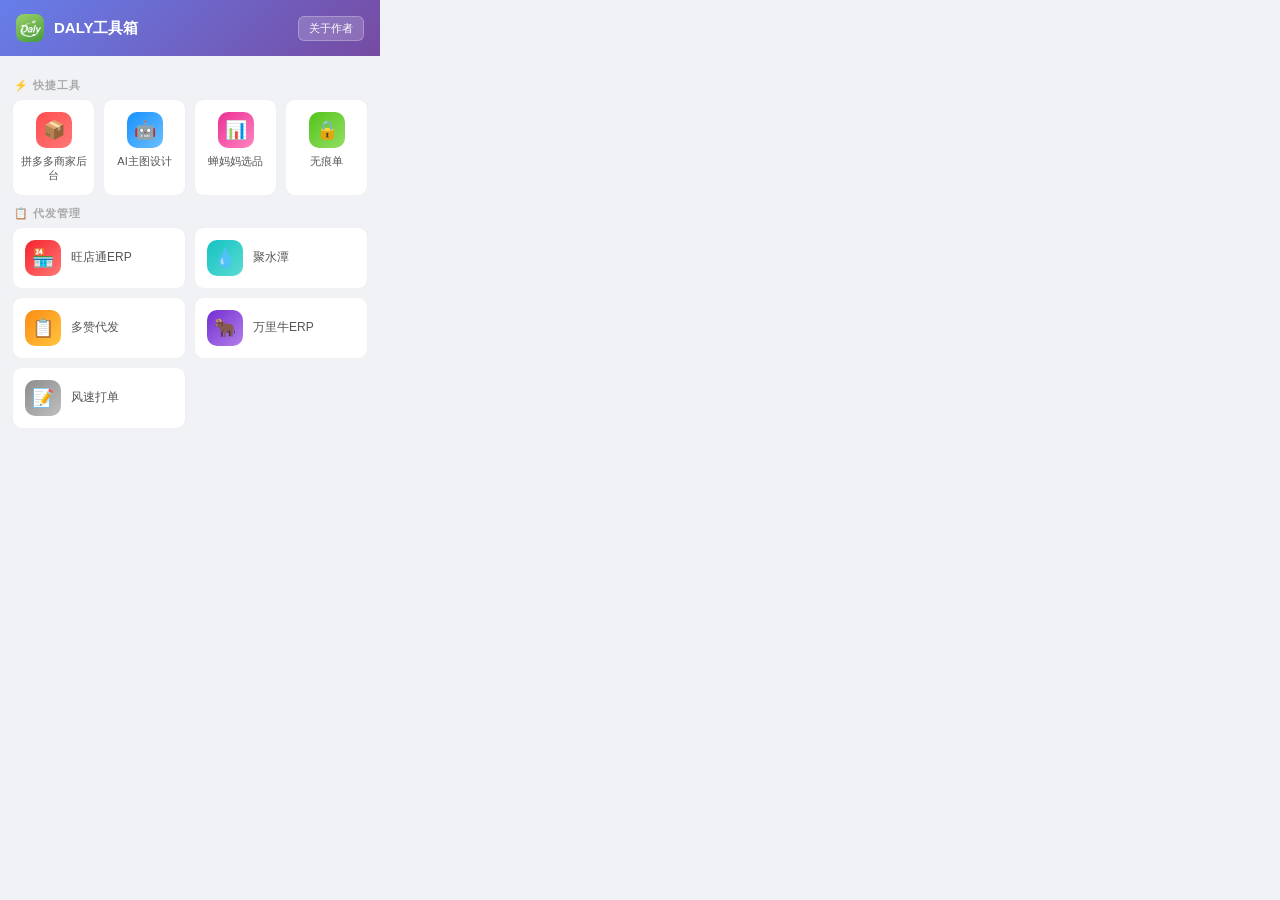
<file: index.html>
<!DOCTYPE html>
<html lang="zh-CN">
<head>
  <meta charset="UTF-8">
  <meta name="viewport" content="width=device-width, initial-scale=1.0">
  <title>DALY工具箱</title>
  <style>
    * { margin: 0; padding: 0; box-sizing: border-box; }
    body {
      font-family: -apple-system, BlinkMacSystemFont, "Segoe UI", "PingFang SC", "Hiragino Sans GB", "Microsoft YaHei", sans-serif;
      width: 380px;
      min-height: 400px;
      background: #f0f2f5;
      color: #333;
    }

    /* ===== Header ===== */
    .header {
      background: linear-gradient(135deg, #667eea 0%, #764ba2 100%);
      padding: 14px 16px;
      display: flex;
      align-items: center;
      gap: 10px;
    }
    .header .logo {
      width: 28px;
      height: 28px;
      border-radius: 8px;
    }
    .header h1 {
      color: #fff;
      font-size: 15px;
      font-weight: 600;
      flex: 1;
    }
    .header .about-btn {
      background: rgba(255,255,255,0.18);
      color: #fff;
      border: 1px solid rgba(255,255,255,0.25);
      padding: 4px 10px;
      border-radius: 6px;
      font-size: 11px;
      cursor: pointer;
      transition: all 0.2s;
    }
    .header .about-btn:hover { background: rgba(255,255,255,0.28); }

    /* ===== Content ===== */
    .content { padding: 12px; }

    /* Section 标题 */
    .section-title {
      font-size: 11px;
      color: #aaa;
      text-transform: uppercase;
      letter-spacing: 1px;
      padding: 8px 2px 6px;
      margin-top: 2px;
      font-weight: 600;
    }

    /* ===== Grid Cards (4列小卡片) ===== */
    .grid {
      display: grid;
      grid-template-columns: repeat(4, 1fr);
      gap: 8px;
    }
    .card {
      background: #fff;
      border-radius: 10px;
      padding: 12px 6px;
      text-align: center;
      text-decoration: none;
      color: #333;
      transition: all 0.2s;
      cursor: pointer;
      border: 1px solid #f0f0f0;
      display: block;
    }
    .card:hover {
      transform: translateY(-2px);
      box-shadow: 0 4px 16px rgba(102,126,234,0.15);
      border-color: #c9c3ff;
    }
    .card-icon {
      width: 36px;
      height: 36px;
      margin: 0 auto 6px;
      border-radius: 10px;
      display: flex;
      align-items: center;
      justify-content: center;
      font-size: 18px;
    }
    .card-title {
      font-size: 11px;
      line-height: 1.3;
      word-break: break-all;
      color: #555;
      font-weight: 500;
    }

    /* Icon 背景色 */
    .icon-pdd { background: linear-gradient(135deg, #FF4D4F, #FF7875); }
    .icon-ai { background: linear-gradient(135deg, #1890ff, #69c0ff); }
    .icon-chanmama { background: linear-gradient(135deg, #eb2f96, #ff85c0); }
    .icon-wuhen { background: linear-gradient(135deg, #52c41a, #95de64); }
    .icon-wangdian { background: linear-gradient(135deg, #f5222d, #ff7875); }
    .icon-jushuitan { background: linear-gradient(135deg, #13c2c2, #5cdbd3); }
    .icon-duozan { background: linear-gradient(135deg, #fa8c16, #ffc53d); }
    .icon-wanli { background: linear-gradient(135deg, #722ed1, #b37feb); }
    .icon-fengsu { background: linear-gradient(135deg, #8c8c8c, #bfbfbf); }

    /* ===== 代发管理（2列宽卡片）===== */
    .grid-wide {
      display: grid;
      grid-template-columns: 1fr 1fr;
      gap: 8px;
    }
    .grid-wide .card {
      padding: 12px;
      display: flex;
      align-items: center;
      gap: 10px;
      text-align: left;
    }
    .grid-wide .card-icon {
      width: 36px;
      height: 36px;
      margin: 0;
      flex-shrink: 0;
    }
    .grid-wide .card-title { font-size: 12px; }

    /* ===== 无痕单区域 ===== */
    .panel-hidden { display: none; }
    .panel-wuhen { padding-top: 4px; }
    .wuhen-header {
      display: flex;
      align-items: center;
      gap: 8px;
      margin-bottom: 12px;
    }
    .back-btn {
      background: #f0f0f0;
      border: none;
      padding: 5px 12px;
      border-radius: 6px;
      font-size: 12px;
      cursor: pointer;
      color: #666;
      transition: all 0.15s;
    }
    .back-btn:hover { background: #e0e0e0; }
    .wuhen-header h3 { font-size: 14px; font-weight: 600; flex: 1; }

    .input-group { margin-bottom: 10px; }
    .input-group label {
      display: block;
      font-size: 12px;
      color: #888;
      margin-bottom: 4px;
      font-weight: 500;
    }
    .input-group input {
      width: 100%;
      padding: 9px 10px;
      border: 1.5px solid #e8e8e8;
      border-radius: 8px;
      font-size: 13px;
      outline: none;
      transition: border-color 0.2s;
      background: #fafafa;
    }
    .input-group input:focus { border-color: #667eea; background: #fff; box-shadow: 0 0 0 3px rgba(102,126,234,0.08); }
    .generate-btn {
      width: 100%;
      padding: 11px;
      background: linear-gradient(135deg, #667eea, #764ba2);
      color: #fff;
      border: none;
      border-radius: 10px;
      font-size: 14px;
      font-weight: 600;
      cursor: pointer;
      margin-bottom: 12px;
      transition: all 0.2s;
    }
    .generate-btn:hover { opacity: 0.9; transform: translateY(-1px); box-shadow: 0 4px 12px rgba(102,126,234,0.3); }
    .result-card {
      background: #fff;
      border-radius: 12px;
      padding: 16px;
      text-align: center;
      border: 1px solid #f0f0f0;
    }
    .result-card h4 { font-size: 13px; margin-bottom: 10px; color: #555; }
    .qr-container { margin: 8px auto; width: 180px; height: 180px; }
    .qr-container canvas, .qr-container img { max-width: 100% !important; border-radius: 8px; }
    .result-card small { color: #bbb; font-size: 11px; }

    /* ===== 关于页面 ===== */
    .about-container { padding-top: 4px; }
    .about-body { text-align: center; }
    .about-info {
      background: #fff;
      border-radius: 12px;
      padding: 20px;
      margin-bottom: 12px;
      border: 1px solid #f0f0f0;
    }
    .about-info p { font-size: 15px; color: #333; font-weight: 500; }
    .qr-section { display: grid; grid-template-columns: 1fr 1fr; gap: 10px; }
    .qr-card {
      background: #fff;
      border-radius: 12px;
      padding: 12px 8px;
      text-align: center;
      border: 1px solid #f0f0f0;
    }
    .qr-card h4 { font-size: 12px; margin-bottom: 8px; color: #555; }
    .qr-card img { width: 100%; border-radius: 6px; }
  </style>
</head>
<body>

  <!-- Header -->
  <div class="header">
    <img src="./icons/daly.png" alt="DALY" class="logo">
    <h1>DALY工具箱</h1>
    <button class="about-btn" id="aboutBtn">关于作者</button>
  </div>

  <!-- 主内容区（无Tab，全部平铺） -->
  <div class="content">

    <!-- 快捷工具 -->
    <div class="section-title">⚡ 快捷工具</div>
    <div class="grid">
      <a href="https://mms.pinduoduo.com/" target="_blank" class="card">
        <div class="card-icon icon-pdd">📦</div>
        <div class="card-title">拼多多商家后台</div>
      </a>
      <a href="https://chatgpt.com/" target="_blank" class="card">
        <div class="card-icon icon-ai">🤖</div>
        <div class="card-title">AI主图设计</div>
      </a>
      <a href="https://www.chanmama.com/promotionRank/" target="_blank" class="card">
        <div class="card-icon icon-chanmama">📊</div>
        <div class="card-title">蝉妈妈选品</div>
      </a>
      <div class="card card-btn" id="wuhenBtn">
        <div class="card-icon icon-wuhen">🔒</div>
        <div class="card-title">无痕单</div>
      </div>
    </div>

    <!-- 代发管理 -->
    <div class="section-title">📋 代发管理</div>
    <div class="grid-wide">
      <a href="https://erp.huice.com/#/app/order/fenxiao/pending-order" target="_blank" class="card">
        <div class="card-icon icon-wangdian">🏪</div>
        <div class="card-title">旺店通ERP</div>
      </a>
      <a href="https://gyl.scm121.com/channel/my/order/tower/distribute" target="_blank" class="card">
        <div class="card-icon icon-jushuitan">💧</div>
        <div class="card-title">聚水潭</div>
      </a>
      <a href="https://easyfx.duozan.com/#/bill/proxy" target="_blank" class="card">
        <div class="card-icon icon-duozan">📋</div>
        <div class="card-title">多赞代发</div>
      </a>
      <a href="https://erp.hupun.com/frame/e_drp_d_64" target="_blank" class="card">
        <div class="card-icon icon-wanli">🐂</div>
        <div class="card-title">万里牛ERP</div>
      </a>
      <a href="https://biaoqian.fengsutb.com/distribution/pushmanagement/unpushunship" target="_blank" class="card">
        <div class="card-icon icon-fengsu">📝</div>
        <div class="card-title">风速打单</div>
      </a>
    </div>

  </div>

  <!-- 无痕单子面板（默认隐藏） -->
  <div id="wuhen" class="panel-hidden panel-wuhen">
    <div class="content">
      <div class="wuhen-header">
        <button class="back-btn" id="backFromWuhen">← 返回</button>
        <h3>智能无痕单生成</h3>
      </div>
      <div class="input-group">
        <label>商品SKU ID</label>
        <input type="text" id="skuId" placeholder="输入商品SKU ID">
      </div>
      <div class="input-group">
        <label>商品ID</label>
        <input type="text" id="goodsId" placeholder="输入商品ID">
      </div>
      <div class="input-group">
        <label>购买数量</label>
        <input type="number" id="quantity" value="1" min="1">
      </div>
      <button class="generate-btn" id="generateBtn">⚡ 立即生成</button>
      <div class="result-card">
        <h4>📲 扫码下单</h4>
        <div id="qrcode" class="qr-container"></div>
        <small>手机扫码直接购买</small>
      </div>
    </div>
  </div>

  <!-- 关于作者子面板（默认隐藏） -->
  <div id="about" class="panel-hidden about-container">
    <div class="content">
      <div class="wuhen-header">
        <button class="back-btn" id="backFromAbout">← 返回</button>
        <h3>关于作者</h3>
      </div>
      <div class="about-body">
        <div class="about-info">
          <p>微信：-liudali</p>
        </div>
        <div class="qr-section">
          <div class="qr-card">
            <h4>📱 微信二维码</h4>
            <img src="./icons/wechat-qr.png" alt="微信二维码">
          </div>
          <div class="qr-card">
            <h4>💰 赞赏码</h4>
            <img src="./icons/zanshang.png" alt="赞赏码">
          </div>
        </div>
      </div>
    </div>
  </div>

  <script src="./qrcode.min.js"></script>
  <script src="script.js"></script>
</body>
</html>
</file>
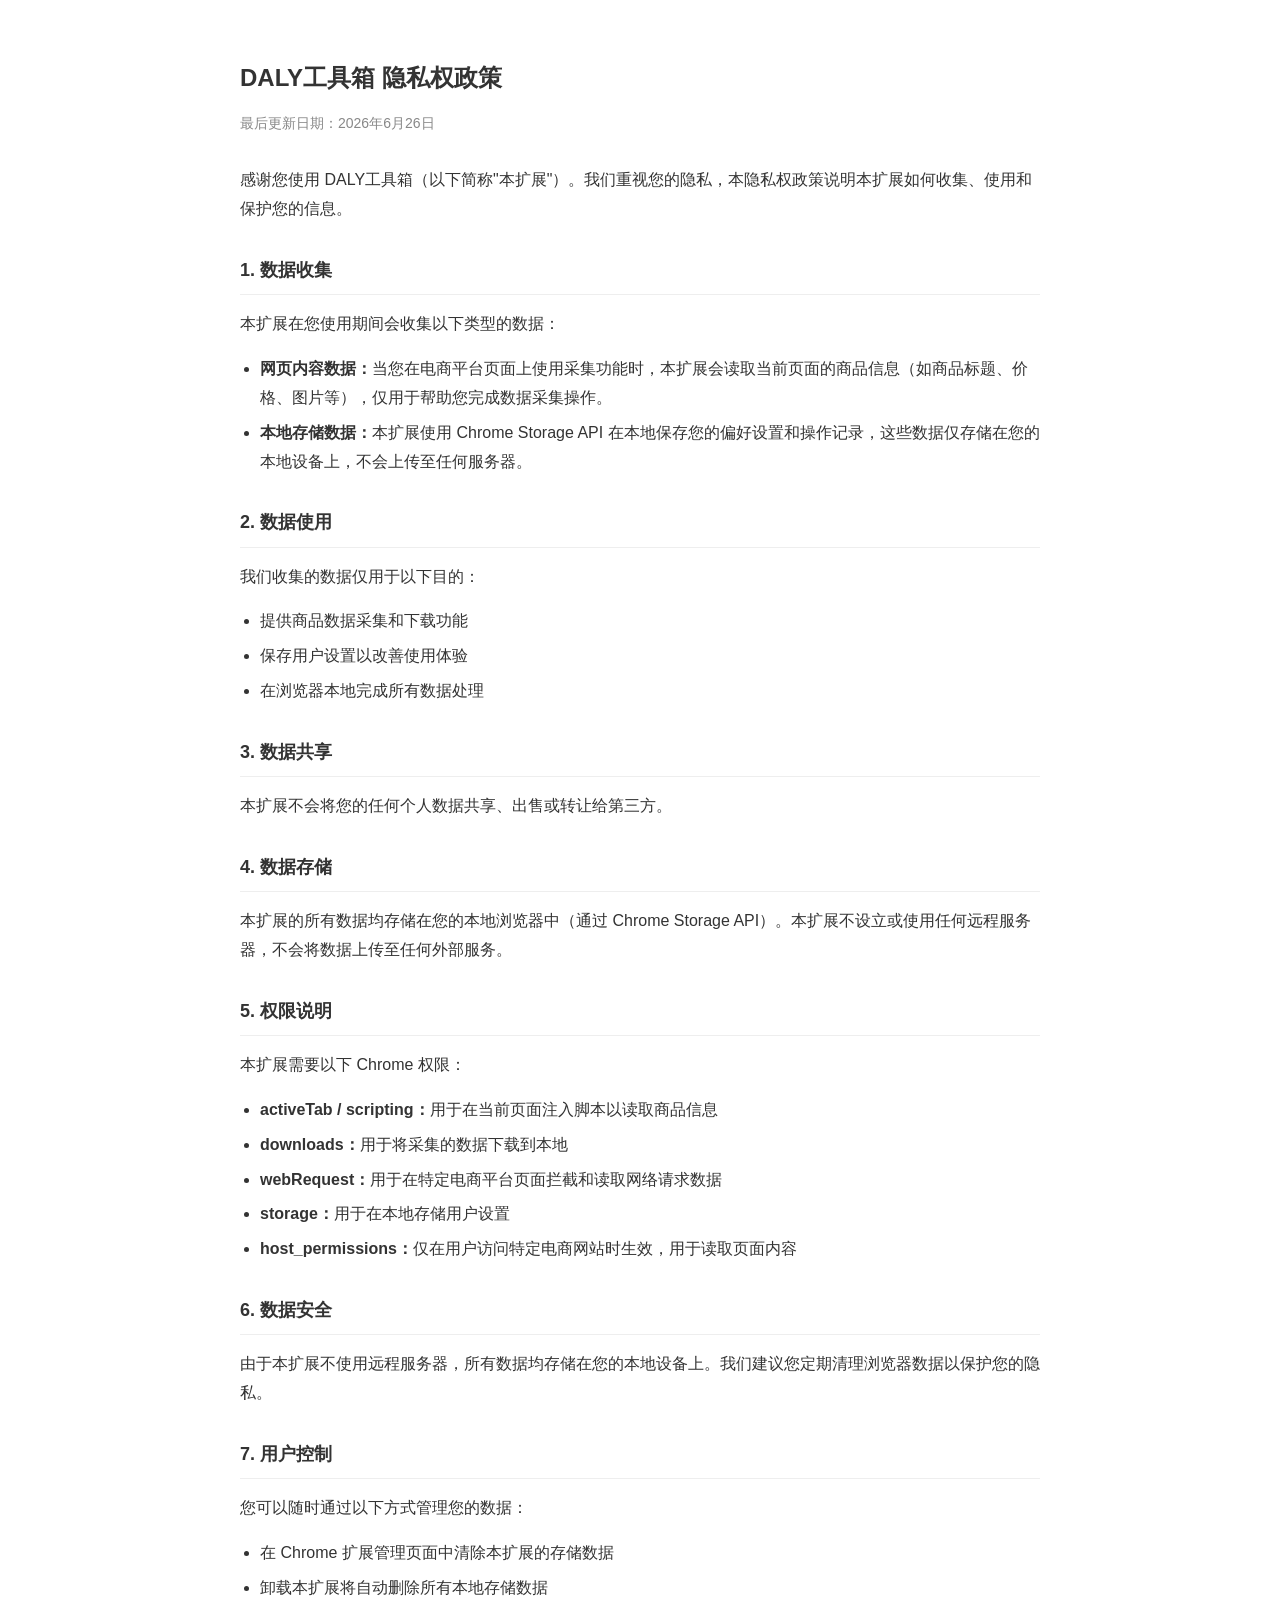
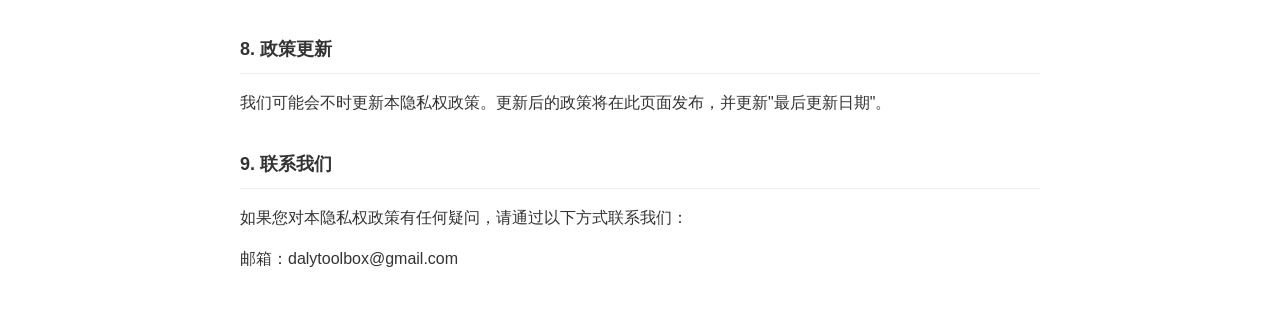
<file: privacy.html>
<!DOCTYPE html>
<html lang="zh-CN">
<head>
<meta charset="UTF-8">
<meta name="viewport" content="width=device-width, initial-scale=1.0">
<title>DALY工具箱 - 隐私权政策</title>
<style>
body { font-family: -apple-system, BlinkMacSystemFont, "Segoe UI", Roboto, sans-serif; max-width: 800px; margin: 0 auto; padding: 40px 20px; color: #333; line-height: 1.8; }
h1 { font-size: 24px; margin-bottom: 8px; }
.date { color: #888; font-size: 14px; margin-bottom: 30px; }
h2 { font-size: 18px; margin-top: 30px; border-bottom: 1px solid #eee; padding-bottom: 8px; }
p { margin: 12px 0; }
ul { padding-left: 20px; }
li { margin: 6px 0; }
</style>
</head>
<body>

<h1>DALY工具箱 隐私权政策</h1>
<p class="date">最后更新日期：2026年6月26日</p>

<p>感谢您使用 DALY工具箱（以下简称"本扩展"）。我们重视您的隐私，本隐私权政策说明本扩展如何收集、使用和保护您的信息。</p>

<h2>1. 数据收集</h2>
<p>本扩展在您使用期间会收集以下类型的数据：</p>
<ul>
<li><strong>网页内容数据：</strong>当您在电商平台页面上使用采集功能时，本扩展会读取当前页面的商品信息（如商品标题、价格、图片等），仅用于帮助您完成数据采集操作。</li>
<li><strong>本地存储数据：</strong>本扩展使用 Chrome Storage API 在本地保存您的偏好设置和操作记录，这些数据仅存储在您的本地设备上，不会上传至任何服务器。</li>
</ul>

<h2>2. 数据使用</h2>
<p>我们收集的数据仅用于以下目的：</p>
<ul>
<li>提供商品数据采集和下载功能</li>
<li>保存用户设置以改善使用体验</li>
<li>在浏览器本地完成所有数据处理</li>
</ul>

<h2>3. 数据共享</h2>
<p>本扩展不会将您的任何个人数据共享、出售或转让给第三方。</p>

<h2>4. 数据存储</h2>
<p>本扩展的所有数据均存储在您的本地浏览器中（通过 Chrome Storage API）。本扩展不设立或使用任何远程服务器，不会将数据上传至任何外部服务。</p>

<h2>5. 权限说明</h2>
<p>本扩展需要以下 Chrome 权限：</p>
<ul>
<li><strong>activeTab / scripting：</strong>用于在当前页面注入脚本以读取商品信息</li>
<li><strong>downloads：</strong>用于将采集的数据下载到本地</li>
<li><strong>webRequest：</strong>用于在特定电商平台页面拦截和读取网络请求数据</li>
<li><strong>storage：</strong>用于在本地存储用户设置</li>
<li><strong>host_permissions：</strong>仅在用户访问特定电商网站时生效，用于读取页面内容</li>
</ul>

<h2>6. 数据安全</h2>
<p>由于本扩展不使用远程服务器，所有数据均存储在您的本地设备上。我们建议您定期清理浏览器数据以保护您的隐私。</p>

<h2>7. 用户控制</h2>
<p>您可以随时通过以下方式管理您的数据：</p>
<ul>
<li>在 Chrome 扩展管理页面中清除本扩展的存储数据</li>
<li>卸载本扩展将自动删除所有本地存储数据</li>
</ul>

<h2>8. 政策更新</h2>
<p>我们可能会不时更新本隐私权政策。更新后的政策将在此页面发布，并更新"最后更新日期"。</p>

<h2>9. 联系我们</h2>
<p>如果您对本隐私权政策有任何疑问，请通过以下方式联系我们：</p>
<p>邮箱：dalytoolbox@gmail.com</p>

</body>
</html>
</file>
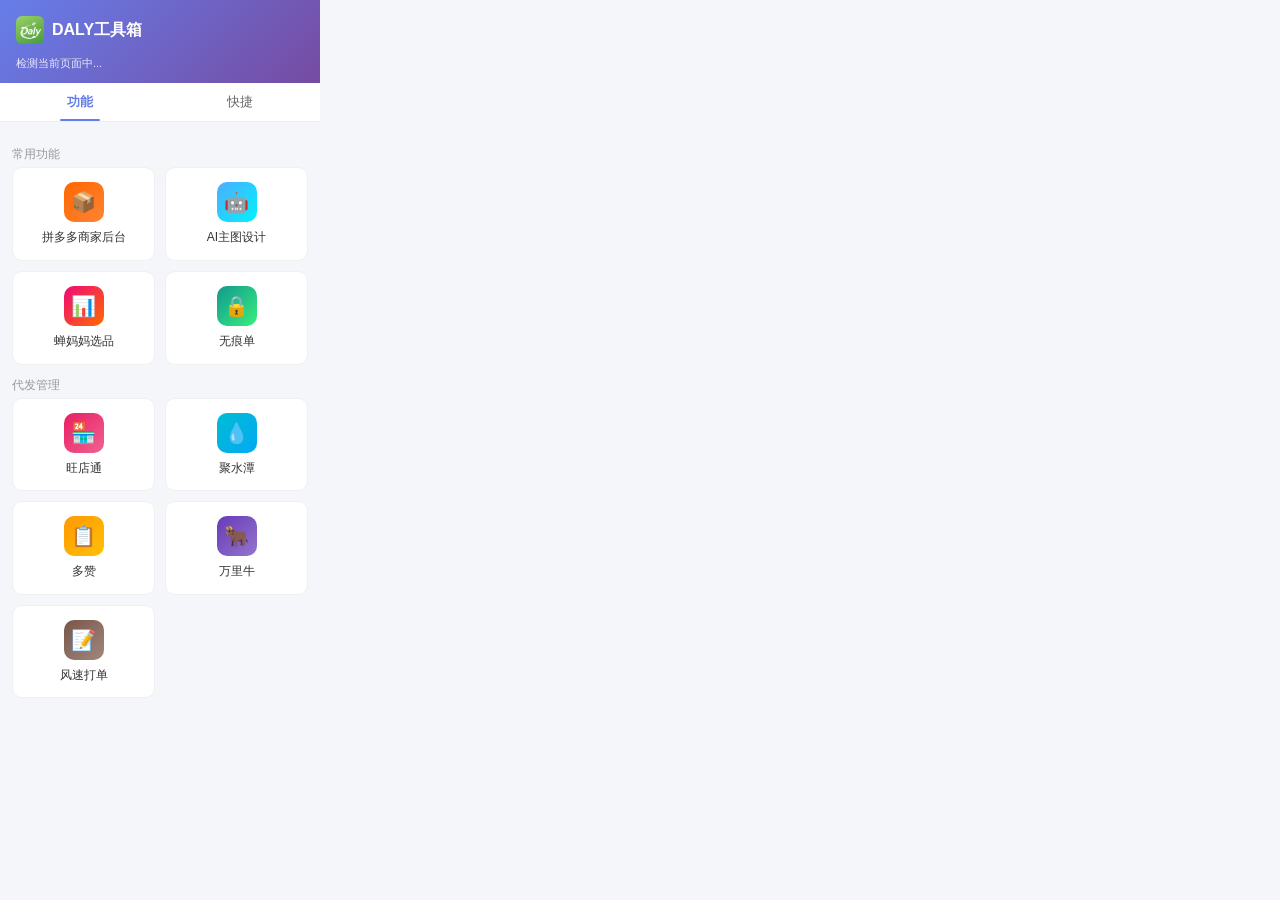
<file: sidepanel.html>
<!DOCTYPE html>
<html lang="zh-CN">
<head>
  <meta charset="UTF-8">
  <meta name="viewport" content="width=device-width, initial-scale=1.0">
  <title>DALY工具箱 - 侧边栏</title>
  <style>
    * { margin: 0; padding: 0; box-sizing: border-box; }
    body {
      font-family: -apple-system, BlinkMacSystemFont, "Segoe UI", "PingFang SC", "Hiragino Sans GB", "Microsoft YaHei", sans-serif;
      font-size: 14px;
      color: #333;
      background: #f5f6fa;
      width: 320px;
      min-height: 100vh;
      overflow-y: auto;
      overflow-x: hidden;
    }

    /* 顶部 */
    .header {
      background: linear-gradient(135deg, #667eea 0%, #764ba2 100%);
      color: #fff;
      padding: 16px 16px 12px;
      position: sticky;
      top: 0;
      z-index: 100;
    }
    .header-top {
      display: flex;
      align-items: center;
      gap: 8px;
      margin-bottom: 12px;
    }
    .header img.logo {
      width: 28px;
      height: 28px;
      border-radius: 6px;
    }
    .header h1 {
      font-size: 16px;
      font-weight: 600;
      flex: 1;
    }
    .header-info {
      font-size: 11px;
      opacity: 0.85;
      line-height: 1.4;
    }

    /* Tab 切换 */
    .tabs {
      display: flex;
      background: #fff;
      border-bottom: 1px solid #eee;
      position: sticky;
      top: 72px;
      z-index: 99;
    }
    .tab-btn {
      flex: 1;
      padding: 10px 0;
      text-align: center;
      font-size: 13px;
      cursor: pointer;
      border: none;
      background: transparent;
      color: #666;
      transition: all 0.2s;
      position: relative;
    }
    .tab-btn.active {
      color: #667eea;
      font-weight: 600;
    }
    .tab-btn.active::after {
      content: '';
      position: absolute;
      bottom: 0;
      left: 50%;
      transform: translateX(-50%);
      width: 40px;
      height: 2px;
      background: #667eea;
      border-radius: 1px;
    }

    /* 内容区 */
    .tab-panel { display: none; padding: 12px; }
    .tab-panel.active { display: block; }

    /* 卡片网格 */
    .grid {
      display: grid;
      grid-template-columns: 1fr 1fr;
      gap: 10px;
    }
    .card {
      background: #fff;
      border-radius: 10px;
      padding: 14px 8px;
      text-align: center;
      text-decoration: none;
      color: #333;
      transition: all 0.2s;
      cursor: pointer;
      border: 1px solid #f0f0f0;
      display: block;
    }
    .card:hover {
      transform: translateY(-1px);
      box-shadow: 0 4px 12px rgba(102, 126, 234, 0.15);
      border-color: #d0ceff;
    }
    .card-icon {
      width: 40px;
      height: 40px;
      margin: 0 auto 8px;
      border-radius: 10px;
      display: flex;
      align-items: center;
      justify-content: center;
      font-size: 20px;
    }
    .card-icon.pdd { background: linear-gradient(135deg, #f60, #ff8533); }
    .card-icon.ai { background: linear-gradient(135deg, #4facfe, #00f2fe); }
    .card-icon.duozan { background: linear-gradient(135deg, #ee0979, #ff6a00); }
    .card-icon.wuhen { background: linear-gradient(135deg, #11998e, #38ef7d); }
    .card-icon.wangdian { background: linear-gradient(135deg, #e91e63, #f06292); }
    .card-icon.jushuitan { background: linear-gradient(135deg, #00bcd4, #03a9f4); }
    .card-icon.duozan2 { background: linear-gradient(135deg, #ff9800, #ffc107); }
    .card-icon.wanli { background: linear-gradient(135deg, #673ab7, #9575cd); }
    .card-icon.fengsu { background: linear-gradient(135deg, #795548, #a1887f); }
    .card-title {
      font-size: 12px;
      line-height: 1.3;
      word-break: break-all;
    }

    /* 分隔标题 */
    .section-title {
      font-size: 12px;
      color: #999;
      padding: 8px 0 4px;
      margin-top: 4px;
    }

    /* 无痕单区域 */
    .wuhen-container { padding-top: 4px; }
    .wuhen-header {
      display: flex;
      align-items: center;
      gap: 8px;
      margin-bottom: 12px;
    }
    .back-btn {
      background: #f0f0f0;
      border: none;
      padding: 4px 10px;
      border-radius: 4px;
      font-size: 12px;
      cursor: pointer;
      color: #666;
    }
    .back-btn:hover { background: #e0e0e0; }
    .wuhen-header h3 { font-size: 14px; flex: 1; }
    .input-group { margin-bottom: 10px; }
    .input-group label {
      display: block;
      font-size: 12px;
      color: #888;
      margin-bottom: 4px;
    }
    .input-group input {
      width: 100%;
      padding: 8px 10px;
      border: 1px solid #ddd;
      border-radius: 6px;
      font-size: 13px;
      outline: none;
      transition: border-color 0.2s;
    }
    .input-group input:focus { border-color: #667eea; }
    .generate-btn {
      width: 100%;
      padding: 10px;
      background: linear-gradient(135deg, #667eea, #764ba2);
      color: #fff;
      border: none;
      border-radius: 8px;
      font-size: 14px;
      font-weight: 600;
      cursor: pointer;
      margin-bottom: 12px;
    }
    .generate-btn:hover { opacity: 0.9; }
    .result-card {
      background: #fff;
      border-radius: 10px;
      padding: 14px;
      text-align: center;
      border: 1px solid #f0f0f0;
    }
    .result-card h4 { font-size: 13px; margin-bottom: 10px; color: #555; }
    .qr-container { margin: 8px 0; }
    .qr-container canvas, .qr-container img { max-width: 160px !important; }
    .result-card small { color: #aaa; font-size: 11px; }

    /* 关于页面 */
    .about-container { padding-top: 4px; }
    .about-body { text-align: center; }
    .about-info {
      background: #fff;
      border-radius: 10px;
      padding: 20px;
      margin-bottom: 12px;
      border: 1px solid #f0f0f0;
    }
    .about-info p { font-size: 14px; color: #333; }
    .qr-section { display: grid; grid-template-columns: 1fr 1fr; gap: 10px; }
    .qr-card {
      background: #fff;
      border-radius: 10px;
      padding: 12px 8px;
      text-align: center;
      border: 1px solid #f0f0f0;
    }
    .qr-card h4 { font-size: 12px; margin-bottom: 8px; color: #555; }
    .qr-card img { width: 100%; border-radius: 6px; }

    /* 数据展示区（工具栏数据） */
    .data-section {
      background: #fff;
      border-radius: 10px;
      padding: 12px;
      margin-bottom: 10px;
      border: 1px solid #f0f0f0;
    }
    .data-row {
      display: flex;
      justify-content: space-between;
      align-items: center;
      padding: 6px 0;
      border-bottom: 1px solid #f5f5f5;
    }
    .data-row:last-child { border-bottom: none; }
    .data-label { font-size: 12px; color: #888; }
    .data-value { font-size: 14px; font-weight: 600; color: #333; }
    .data-value.highlight { color: #667eea; }
    .no-data { text-align: center; color: #ccc; padding: 16px; font-size: 12px; }

    /* 快捷操作按钮 */
    .action-btn {
      display: block;
      width: 100%;
      padding: 10px;
      margin-bottom: 6px;
      background: #fff;
      border: 1px solid #e8e8e8;
      border-radius: 8px;
      font-size: 13px;
      color: #444;
      cursor: pointer;
      text-align: left;
      transition: all 0.15s;
    }
    .action-btn:hover {
      border-color: #667eea;
      color: #667eea;
      background: #f8f7ff;
    }

    /* 页面信息 */
    .page-info {
      background: #fff8e1;
      border-radius: 8px;
      padding: 10px 12px;
      margin-bottom: 10px;
      font-size: 12px;
      color: #8d6e03;
      border: 1px solid #ffe082;
    }
    .page-info strong { color: #f57c00; }
  </style>
</head>
<body>

  <!-- Header -->
  <div class="header">
    <div class="header-top">
      <img src="./icons/daly.png" alt="DALY" class="logo">
      <h1>DALY工具箱</h1>
    </div>
    <div class="header-info" id="pageInfo">检测当前页面中...</div>
  </div>

  <!-- Tabs -->
  <div class="tabs">
    <button class="tab-btn active" data-tab="main">功能</button>
    <button class="tab-btn" data-tab="tools">快捷</button>
  </div>

  <!-- 主功能面板 -->
  <div id="panel-main" class="tab-panel active">

    <!-- 当前页面信息 -->
    <div id="currentPageInfo" class="page-info" style="display:none;">
      当前页面：<strong id="currentSiteName"></strong>
    </div>

    <!-- 平台数据 -->
    <div id="platformData" class="data-section" style="display:none;">
      <div class="data-row"><span class="data-label">支付金额</span><span class="data-value highlight" id="sp-deal">--</span></div>
      <div class="data-row"><span class="data-label">访客数</span><span class="data-value" id="sp-visitors">--</span></div>
      <div class="data-row"><span class="data-label">订单数</span><span class="data-value" id="sp-orders">--</span></div>
      <div class="data-row"><span class="data-label">转化率</span><span class="data-value" id="sp-conversion">--</span></div>
      <div class="data-row"><span class="data-label">待发货</span><span class="data-value" id="sp-pending">--</span></div>
      <div class="data-row"><span class="data-label">工单</span><span class="data-value" id="sp-ticket">--</span></div>
    </div>

    <!-- 常用功能 -->
    <div class="section-title">常用功能</div>
    <div class="grid">
      <a href="https://mms.pinduoduo.com/" target="_blank" class="card">
        <div class="card-icon pdd">📦</div>
        <div class="card-title">拼多多商家后台</div>
      </a>
      <a href="#" class="card" id="sp-aiBtn">
        <div class="card-icon ai">🤖</div>
        <div class="card-title">AI主图设计</div>
      </a>
      <a href="https://www.chanmama.com/promotionRank/" target="_blank" class="card">
        <div class="card-icon duozan">📊</div>
        <div class="card-title">蝉妈妈选品</div>
      </a>
      <div class="card card-btn" id="sp-wuhenBtn">
        <div class="card-icon wuhen">🔒</div>
        <div class="card-title">无痕单</div>
      </div>
    </div>

    <!-- 代发管理 -->
    <div class="section-title">代发管理</div>
    <div class="grid">
      <a href="https://erp.huice.com/#/app/order/fenxiao/pending-order" target="_blank" class="card">
        <div class="card-icon wangdian">🏪</div>
        <div class="card-title">旺店通</div>
      </a>
      <a href="https://gyl.scm121.com/channel/my/order/tower/distribute" target="_blank" class="card">
        <div class="card-icon jushuitan">💧</div>
        <div class="card-title">聚水潭</div>
      </a>
      <a href="https://easyfx.duozan.com/#/bill/proxy" target="_blank" class="card">
        <div class="card-icon duozan2">📋</div>
        <div class="card-title">多赞</div>
      </a>
      <a href="https://erp.hupun.com/frame/e_drp_d_64" target="_blank" class="card">
        <div class="card-icon wanli">🐂</div>
        <div class="card-title">万里牛</div>
      </a>
      <a href="https://biaoqian.fengsutb.com/distribution/pushmanagement/unpushunship" target="_blank" class="card">
        <div class="card-icon fengsu">📝</div>
        <div class="card-title">风速打单</div>
      </a>
    </div>
  </div>

  <!-- 快捷操作面板 -->
  <div id="panel-tools" class="tab-panel">
    <button class="action-btn" id="btn-refresh-data">🔄 刷新页面数据</button>
    <button class="action-btn" id="btn-open-pdd-mms">📦 拼多多MMS后台</button>
    <button class="action-btn" id="btn-open-orders">📋 订单管理</button>
    <button class="action-btn" id="btn-open-products">🏷️ 商品管理</button>
    <button class="action-btn" id="btn-open-datacenter">📊 数据中心</button>
    <button class="action-btn" id="btn-open-cs">💬 客服中心</button>
    <button class="action-btn" id="btn-open-marketing">🎯 营销中心</button>
  </div>

  <!-- 无痕单子面板 -->
  <div id="panel-wuhen" class="tab-panel">
    <div class="wuhen-container">
      <div class="wuhen-header">
        <button class="back-btn" data-goto="main">← 返回</button>
        <h3>智能无痕单生成</h3>
      </div>
      <div class="wuhen-body">
        <div class="input-group">
          <label>商品SKU ID</label>
          <input type="text" id="skuId" placeholder="输入商品SKU ID">
        </div>
        <div class="input-group">
          <label>商品ID</label>
          <input type="text" id="goodsId" placeholder="输入商品ID">
        </div>
        <div class="input-group">
          <label>购买数量</label>
          <input type="number" id="quantity" value="1" min="1">
        </div>
        <button class="generate-btn" id="generateBtn">⚡ 立即生成</button>
        <div class="result-card">
          <h4>📲 扫码下单</h4>
          <div id="qrcode" class="qr-container"></div>
          <small>手机扫码直接购买</small>
        </div>
      </div>
    </div>
  </div>

  <script src="./qrcode.min.js"></script>
  <script src="./sidepanel.js"></script>
</body>
</html>
</file>
